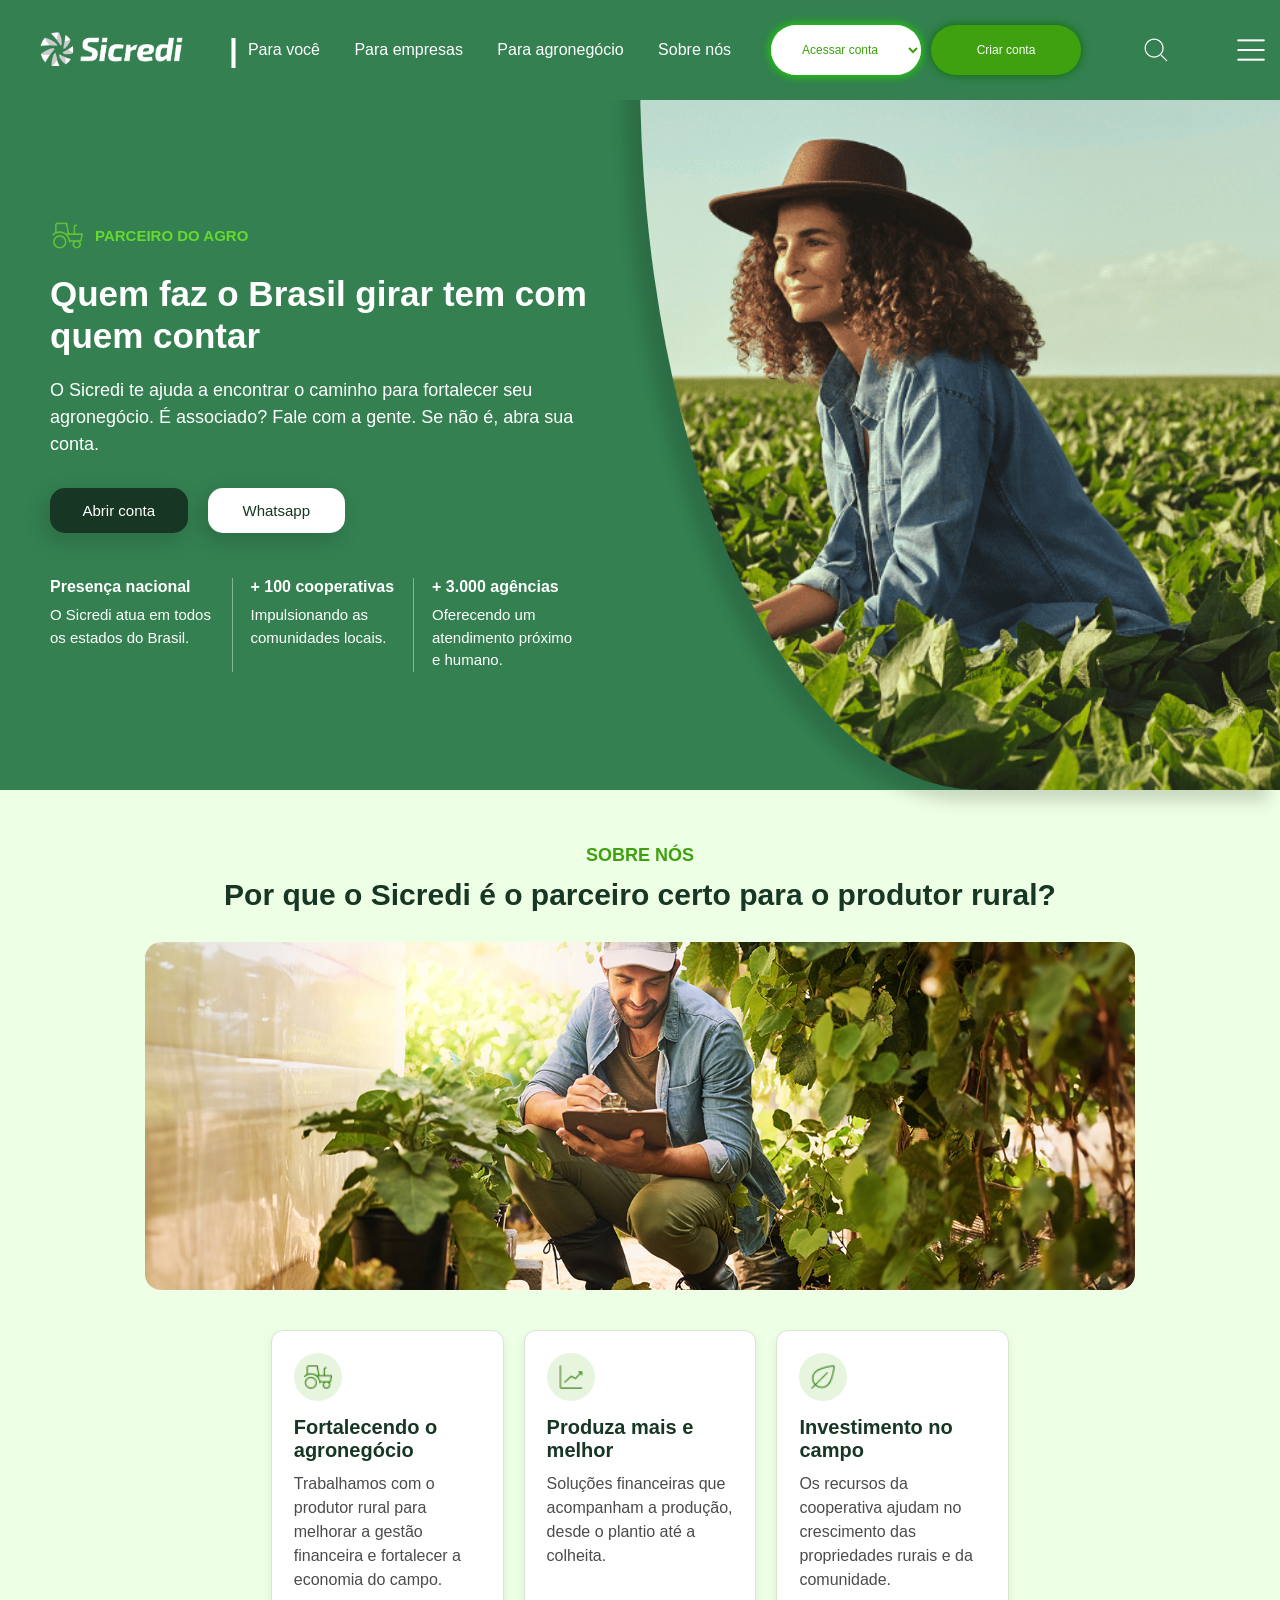
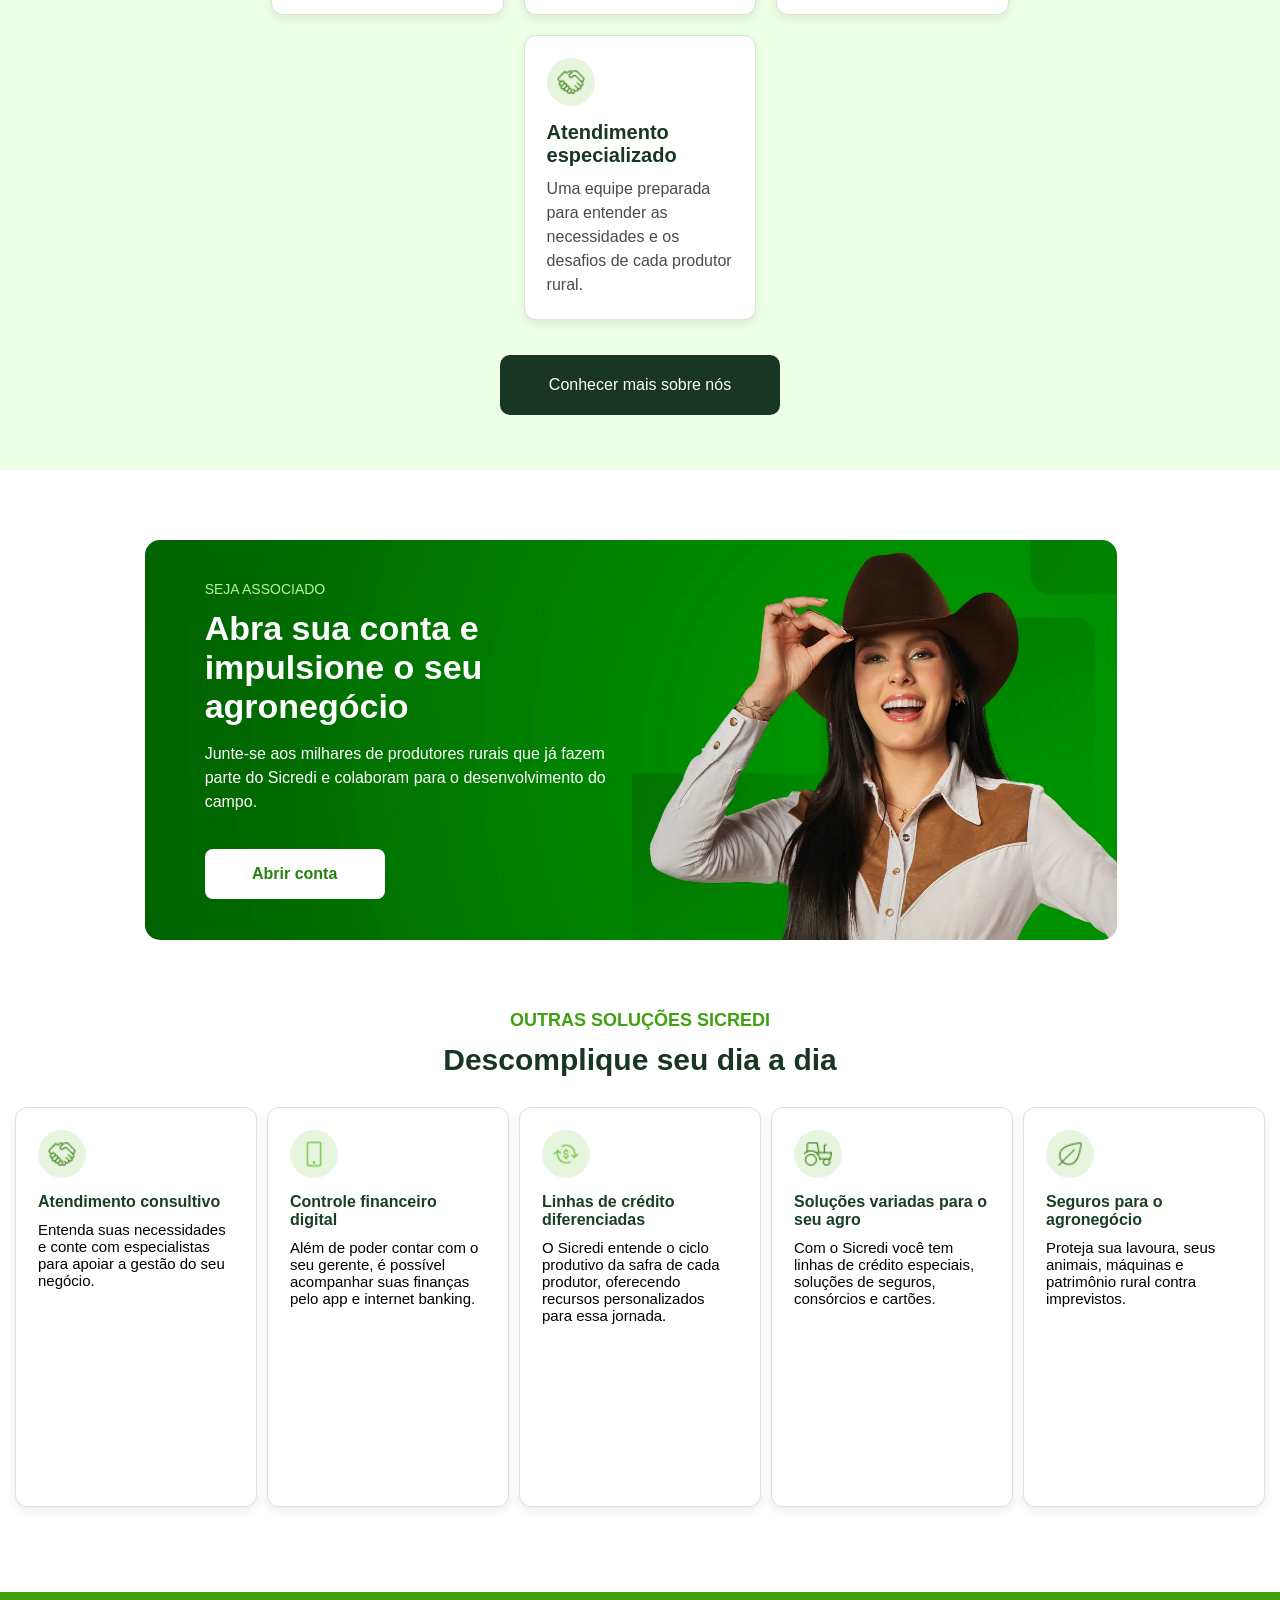
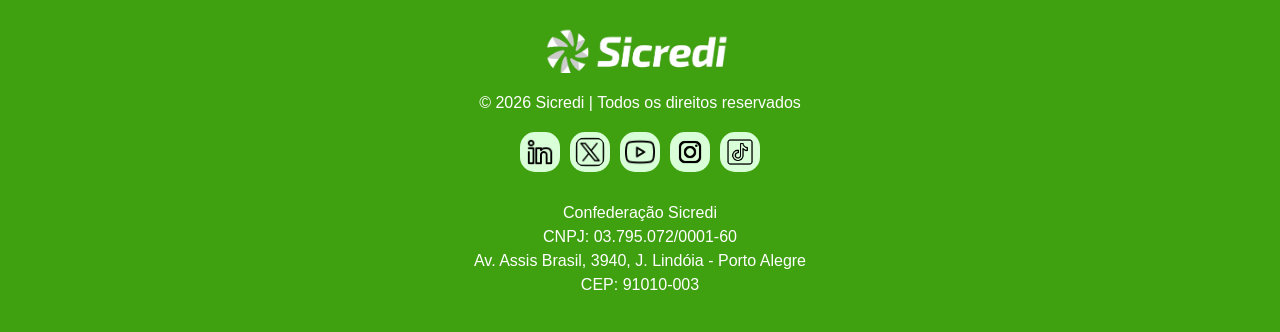
<file: agronegocio.html>
<!DOCTYPE html>
<html lang="pt-br">

<head>
    <meta charset="UTF-8">
    <meta name="viewport" content="width=device-width, initial-scale=1.0">
    <link rel="shortcut icon" href="./imagens/favIcon.png" type="image/x-icon">
    <link rel="stylesheet" href="agronegocio.css">
    <title>Sicredi</title>
</head>

<body>
    <main>
        <header>
            <a href="./index.html"><img src="./fotos fefa/logo.png" id="logo"></a>
            <h1>|</h1>
            <nav>

                <a href="./index.html"> Para você </a>
                <a href="./empresas.html"> Para empresas </a>
                <a href="./agronegocio.html"> Para agronegócio </a>
                <a href="./sobre.html"> Sobre nós </a>

            </nav>
            <button>

                <select>
                    <option>
                        Acessar conta
                    </option>
                    <option>
                        Pessoa fisica
                    </option>
                    <option> Pessoa jurídica </option>
                </select>
            </button>

            <button id="criar"> Criar conta </button>

            <img src="./fotos fefa/lupa-removebg-preview.png" id="lupa">
            <img src="./fotos fefa/menu icon.png" id="menu">
        </header>

        <!--banner-->

        <section id="banner">
            <div id="divtexto">
                <div id="div-caminhao">
                    <img src="im/caminhao-icone.webp" alt="" width="150px">
                    <p>Parceiro do agro</p>
                </div>

                <h2>Quem faz o Brasil girar tem com quem contar</h2>
                <p>O Sicredi te ajuda a encontrar o caminho para fortalecer seu agronegócio. É associado? Fale com
                    a gente. Se não é, abra sua conta.</p>
                <div class="botoes">
                    <button id="botao-abrirconta">Abrir conta</button>
                    <button>Whatsapp</button>
                </div>

                <div id="informacoes-banner">
                    <div id="primeira-info">
                        <h3>Presença nacional</h3>
                        <p>O Sicredi atua em todos os estados do Brasil.</p>
                    </div>

                    <div class="com-borda">
                        <h3>+ 100 cooperativas</h3>
                        <p>Impulsionando as comunidades locais.</p>
                    </div>

                    <div class="com-borda">
                        <h3>+ 3.000 agências</h3>
                        <p>Oferecendo um atendimento próximo e humano.</p>
                    </div>
                </div>
            </div>

            <div id="divimg">
                <img src="im/fazendeiro-essavai.png" alt="">
            </div>
        </section>

        <!-- Pq devem contratar o sicredi -->
        <section id="secao-sobre">
            <p id="subtitulo-sobre">SOBRE NÓS</p>
            <h2 id="titulo-sobre">Por que o Sicredi é o parceiro certo para o produtor rural?</h2>

            <div id="container-imagem-sobre">
                <img src="im/fazendeiros-sobrenos.png" alt="Produtores rurais" id="imagem-sobre">
            </div>

            <div id="sobre-nos-container">
                <article class="card-sobre">
                    <div class="icone-card">
                        <img src="im/caminhao-sobre.webp" alt="Ícone de caminhão">
                    </div>
                    <h3>Fortalecendo o agronegócio</h3>
                    <p>Trabalhamos com o produtor rural para melhorar a gestão financeira e fortalecer a economia do
                        campo.</p>
                </article>

                <article class="card-sobre">
                    <div class="icone-card">
                        <img src="im/produção-icone.webp" alt="Ícone de produção">
                    </div>
                    <h3>Produza mais e melhor</h3>
                    <p>Soluções financeiras que acompanham a produção, desde o plantio até a colheita.</p>
                </article>

                <article class="card-sobre">
                    <div class="icone-card">
                        <img src="imagens/folha-icone.webp" alt="Ícone de folha">
                    </div>
                    <h3>Investimento no campo</h3>
                    <p>Os recursos da cooperativa ajudam no crescimento das propriedades rurais e da comunidade.</p>
                </article>

                <article class="card-sobre">
                    <div class="icone-card">
                        <img src="im/mao-icone.webp" alt="Ícone de atendimento">
                    </div>
                    <h3>Atendimento especializado</h3>
                    <p>Uma equipe preparada para entender as necessidades e os desafios de cada produtor rural.</p>
                </article>
                <!--
                <article class="card-sobre">
                    <div class="icone-card">
                        <img src="im/mao-icone.webp" alt="Ícone de atendimento consultivo">
                    </div>
                    <h3>Atendimento consultivo</h3>
                    <p>Entenda suas necessidades e conte com especialistas para apoiar a gestão do seu negócio.</p>
                </article>

                <article class="card-sobre">
                    <div class="icone-card">
                        <img src="im/celular-icone.webp" alt="Ícone de controle financeiro">
                    </div>
                    <h3>Controle financeiro digital</h3>
                    <p>Além de poder contar com o seu gerente, é possível acompanhar suas finanças pelo app e internet banking.</p>
                </article>

                <article class="card-sobre">
                    <div class="icone-card">
                        <img src="imagens/folha-icone.webp" alt="Ícone de linhas de crédito">
                    </div>
                    <h3>Linhas de crédito diferenciadas</h3>
                    <p>O Sicredi entende o ciclo produtivo da safra de cada produtor, oferecendo recursos personalizados para essa jornada.</p>
                </article>

                <article class="card-sobre">
                    <div class="icone-card">
                        <img src="im/caminhao-sobre.webp" alt="Ícone de soluções para o agro">
                    </div>
                    <h3>Soluções variadas para o seu agro</h3>
                    <p>Com o Sicredi você tem linhas de crédito especiais, soluções de seguros, consórcios e cartões.</p>
                </article>
                -->
            </div>
            <a href="./sobre.html" id="botao-sobre">Conhecer mais sobre nós</a>
        </section>
        <!-- Seção para abertura de conta -->
        <section id="abra-sua-conta">
            <article>

            </article>
            <div id="conteudo-abra-conta">
                <p id="chamada-abra-conta">SEJA ASSOCIADO</p>
                <h2>Abra sua conta e impulsione o seu agronegócio</h2>
                <p id="descricao-abra-conta">Junte-se aos milhares de produtores rurais que já fazem parte do Sicredi e
                    colaboram para o desenvolvimento do campo.</p>
                <button id="botao-abra-conta" type="button">Abrir conta</button>
            </div>
        </section>
        <p id="subtitulo-sobre">OUTRAS SOLUÇÕES SICREDI</p>
        <h2 id="titulo-sobre">Descomplique seu dia a dia</h2>

        <section id="outras-solucoes">

            <article>
                <div class="icone-card">
                    <img src="im/mao-icone.webp" alt="Ícone de atendimento consultivo">
                </div>
                <h3>Atendimento consultivo</h3>
                <p>Entenda suas necessidades e conte com especialistas para apoiar a gestão do seu negócio.</p>
            </article>

            <article>
                <div class="icone-card">
                    <img src="im/celular-icone.webp" alt="Ícone de controle financeiro">
                </div>
                <h3>Controle financeiro digital</h3>
                <p>Além de poder contar com o seu gerente, é possível acompanhar suas finanças pelo app e internet
                    banking.</p>
            </article>

            <article>
                <div class="icone-card">
                    <img src="imagens/icone-linha-credito.webp" alt="Ícone de linhas de crédito">
                </div>
                <h3>Linhas de crédito diferenciadas</h3>
                <p>O Sicredi entende o ciclo produtivo da safra de cada produtor, oferecendo recursos personalizados
                    para essa jornada.</p>
            </article>

            <article>
                <div class="icone-card">
                    <img src="im/caminhao-sobre.webp" alt="Ícone de soluções para o agro">
                </div>
                <h3>Soluções variadas para o seu agro</h3>
                <p>Com o Sicredi você tem linhas de crédito especiais, soluções de seguros, consórcios e cartões.</p>
            </article>
            <article>
                <div class="icone-card">
                    <img src="imagens/folha-icone.webp" alt="Ícone de seguros para o agronegócio">
                </div>
                <h3>Seguros para o agronegócio</h3>
                <p>Proteja sua lavoura, seus animais, máquinas e patrimônio rural contra imprevistos.</p>
            </article>
        </section>

    </main>

    <footer>
        <div id="footer-img">
            <a href="./index.html"><img src="fotos fefa/logo.png" alt="Logo do Sicredi"></a>
        </div>
        <p id="direitos-autorais">© 2026 Sicredi | Todos os direitos reservados</p>

        <div id="icones-container">
            <a href="https://www.linkedin.com/company/sicredi/home/" target="_blank" rel="noopener noreferrer"><img src="imagens/social.png" alt="LinkedIn" class="icones-redesocial" id="linkedin"></a>
            <a href="https://x.com/sicredi" target="_blank" rel="noopener noreferrer"><img src="imagens/social-media.png" alt="X" class="icones-redesocial" id="X"></a>
            <a href="https://www.youtube.com/user/sicredioficial" target="_blank" rel="noopener noreferrer"><img src="imagens/youtube.png" alt="YouTube" class="icones-redesocial" id="youtube"></a>
            <a href="https://www.instagram.com/sicredi" target="_blank" rel="noopener noreferrer"><img src="imagens/icons8-instagram-96.png" alt="Instagram" class="icones-redesocial" id="insta"></a>
            <a href="https://www.tiktok.com/@sicredi" target="_blank" rel="noopener noreferrer"><img src="imagens/icons8-tiktok-50.png" alt="TikTok" class="icones-redesocial" id="tiktok"></a>
        </div>

        <div id="endereco">
            Confederação Sicredi
            <br>
            CNPJ: 03.795.072/0001-60
            <br>
            Av. Assis Brasil, 3940, J. Lindóia - Porto Alegre
            <br>
            CEP: 91010-003
        </div>

    </footer>
</body>

</html>
</file>
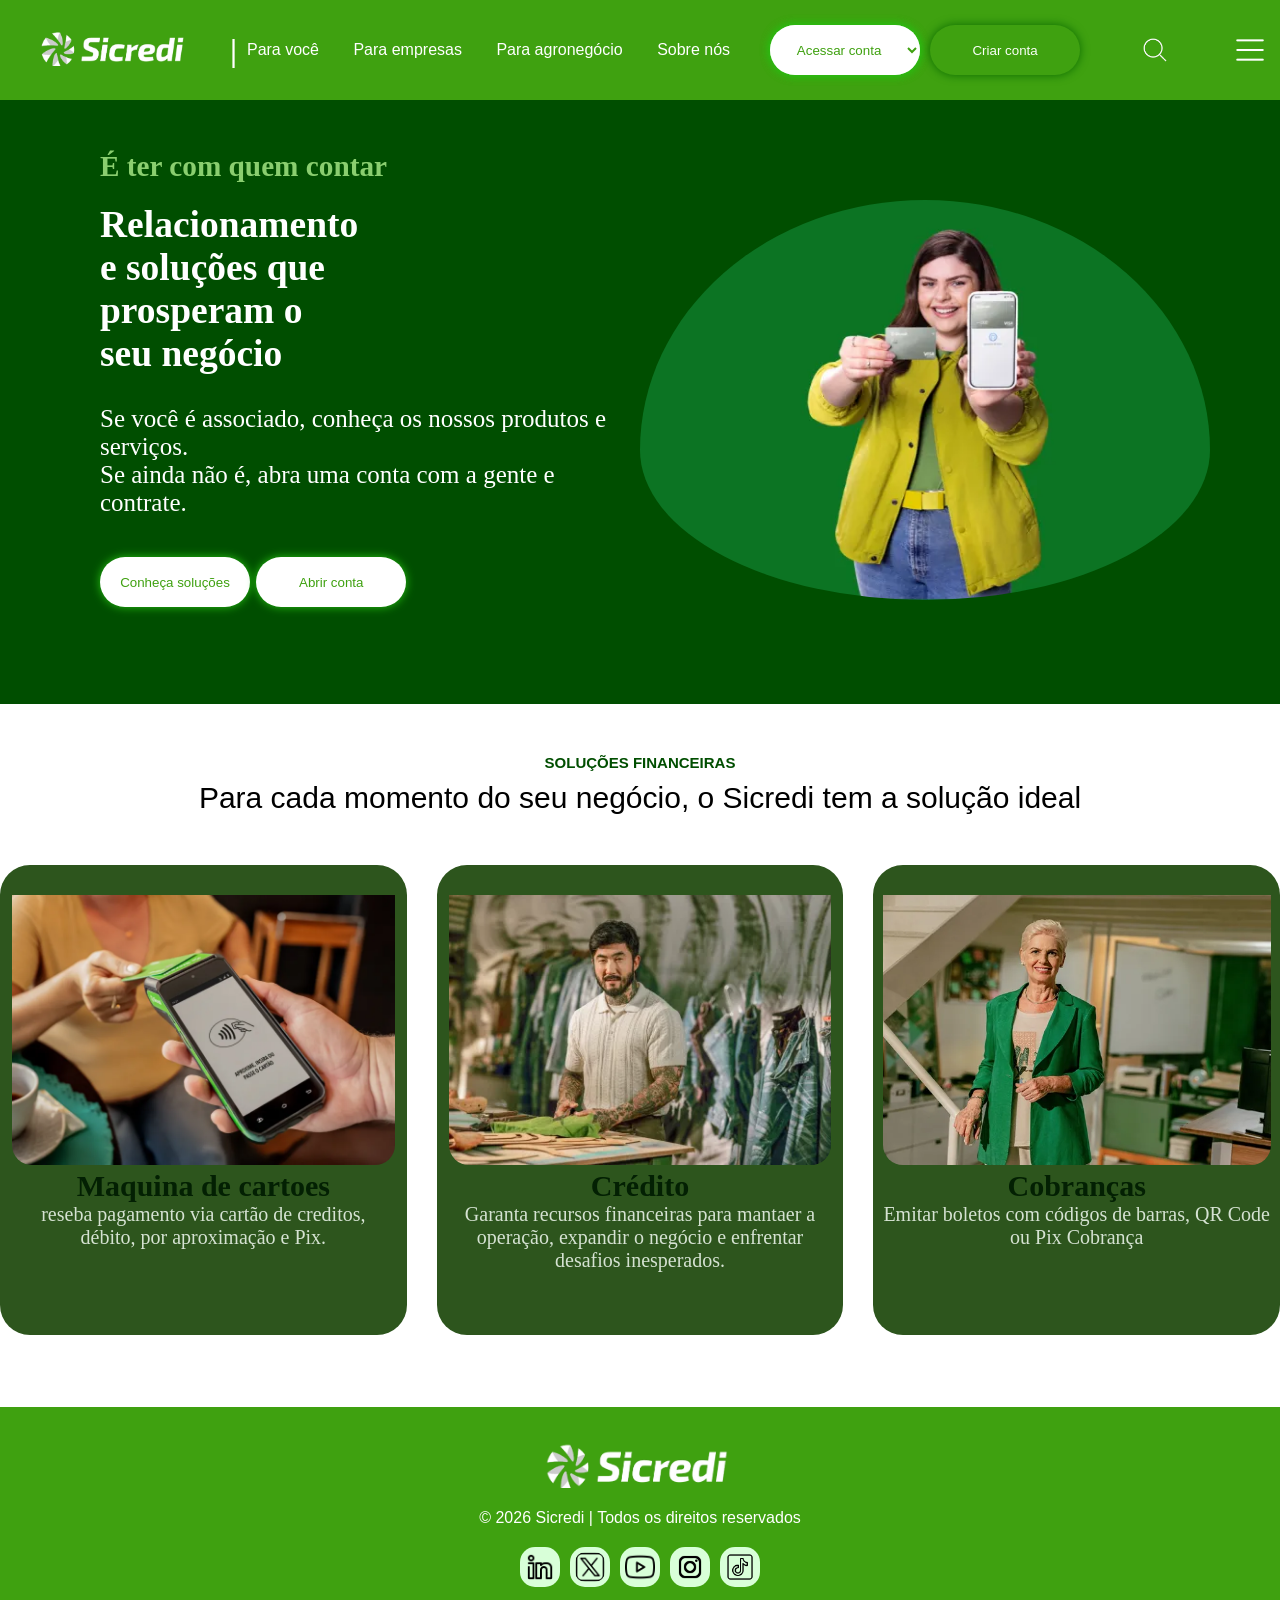
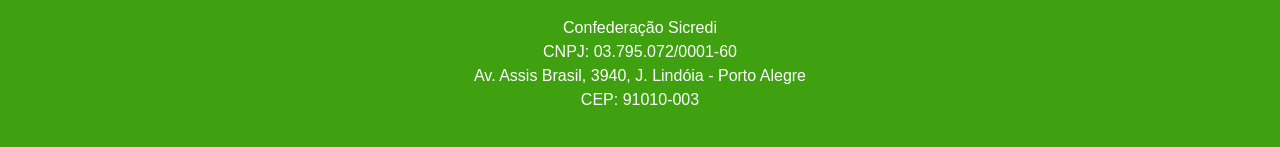
<file: empresas.html>
<!DOCTYPE html>
<html lang="pt-br">

<head>
    <meta charset="UTF-8">
    <meta name="viewport" content="width=device-width, initial-scale=1.0">
    <link rel="shortcut icon" href="./imagens/favIcon.png" type="image/x-icon">
    <link rel="stylesheet" href="empresas.css">
    <title>Sicredi</title>
</head>

<body>
    <main>
        <header>

            <a href="./index.html"><img src="./fotos fefa/logo.png" id="logo"></a>
            <h1>|</h1>
            <nav>


                <a href="./index.html"> Para você </a>
                <a href="./empresas.html"> Para empresas </a>
                <a href="./agronegocio.html"> Para agronegócio </a>
                <a href="./sobre.html"> Sobre nós </a>



            </nav>
            <button>

                <select>
                    <option>
                        Acessar conta
                    </option>
                    <option>
                        Pessoa fisica
                    </option>
                    <option> Pessoa jurídica </option>
                </select>
            </button>

            <button id="criar"> Criar conta </button>

            <img src="./fotos fefa/lupa-removebg-preview.png" id="lupa">
            <img src="./fotos fefa/menu icon.png" id="menu">
        </header>

        <section class="foto">
            <div class="paragrafo">
                <h3>É ter com quem contar</h3>
                <h1>Relacionamento
                    <br>e soluções que <br> prosperam o <br>seu negócio
                </h1>
                <p>Se você é associado, conheça os nossos produtos e serviços. <br>Se ainda não é, abra uma
                    conta com a
                    gente e contrate.</p>
                <button type="submit" class="conhese soluções">Conheça soluções</button>
                <button type="submit" class="abrir conta">Abrir conta</button>
            </div>

            <div id="padaria">
                <img src="./im/pesoa.webp" alt="foto" height="500px">
            </div>

        </section>
        <div id="container-solucoes">
            <h2 id="solucoes-titulo">SOLUÇÕES FINANCEIRAS</h2>
            <p id="solucoes-p">Para cada momento do seu negócio, o Sicredi tem a solução ideal</p>
        </div>
       
        <section class="soluçoes">

            <article class="card">
                <img src="./im/cartoes.webp" alt="cartao" height="300px">
                <h3>Maquina de cartoes</h3>
                <p class="legenda">reseba pagamento via cartão de creditos,<br>débito, por aproximação e Pix.</p>
            </article>

                <article class="card">
                <img src="./im/creditos.webp" alt="cretitod" height="300px">
                <h3>Crédito</h3>
                <p class="legenda"> Garanta recursos financeiras para mantaer a <br>operação, expandir o negócio e
                    enfrentar <br>desafios inesperados.</p>
                </article>

                    <article class="card">
                <img src="./im/cobrança.webp" alt="cobra" height="300px">
                <h3>Cobranças</h3>
                <p class="legenda">Emitar boletos com códigos de barras, QR Code ou Pix Cobrança</p>
            
            </article>
        </section>
    </main>

    <br>
    <br>
    <br>
    <br>

    <footer>
        <article>
            <div id="footer-img">
                <a href="./index.html"><img src="fotos fefa/logo.png" alt="Logo do Sicredi"></a>
            </div>
            <p id="direitos-autorais">© 2026 Sicredi | Todos os direitos reservados</p>
    
            <div id="icones-container">
                <a href="https://www.linkedin.com/company/sicredi/home/" target="_blank" rel="noopener noreferrer"><img src="imagens/social.png" alt="LinkedIn" class="icones-redesocial" id="linkedin"></a>
                <a href="https://x.com/sicredi" target="_blank" rel="noopener noreferrer"><img src="imagens/social-media.png" alt="X" class="icones-redesocial" id="X"></a>
                <a href="https://www.youtube.com/user/sicredioficial" target="_blank" rel="noopener noreferrer"><img src="imagens/youtube.png" alt="YouTube" class="icones-redesocial" id="youtube"></a>
                <a href="https://www.instagram.com/sicredi" target="_blank" rel="noopener noreferrer"><img src="imagens/icons8-instagram-96.png" alt="Instagram" class="icones-redesocial" id="insta"></a>
                <a href="https://www.tiktok.com/@sicredi" target="_blank" rel="noopener noreferrer"><img src="imagens/icons8-tiktok-50.png" alt="TikTok" class="icones-redesocial" id="tiktok"></a>
            </div>
    
            <div id="endereco">
                Confederação Sicredi
                <br>
                CNPJ: 03.795.072/0001-60
                <br>
                Av. Assis Brasil, 3940, J. Lindóia - Porto Alegre
                <br>
                CEP: 91010-003
            </div>
        </article>
        
    </footer>

</body>

</html>
</file>
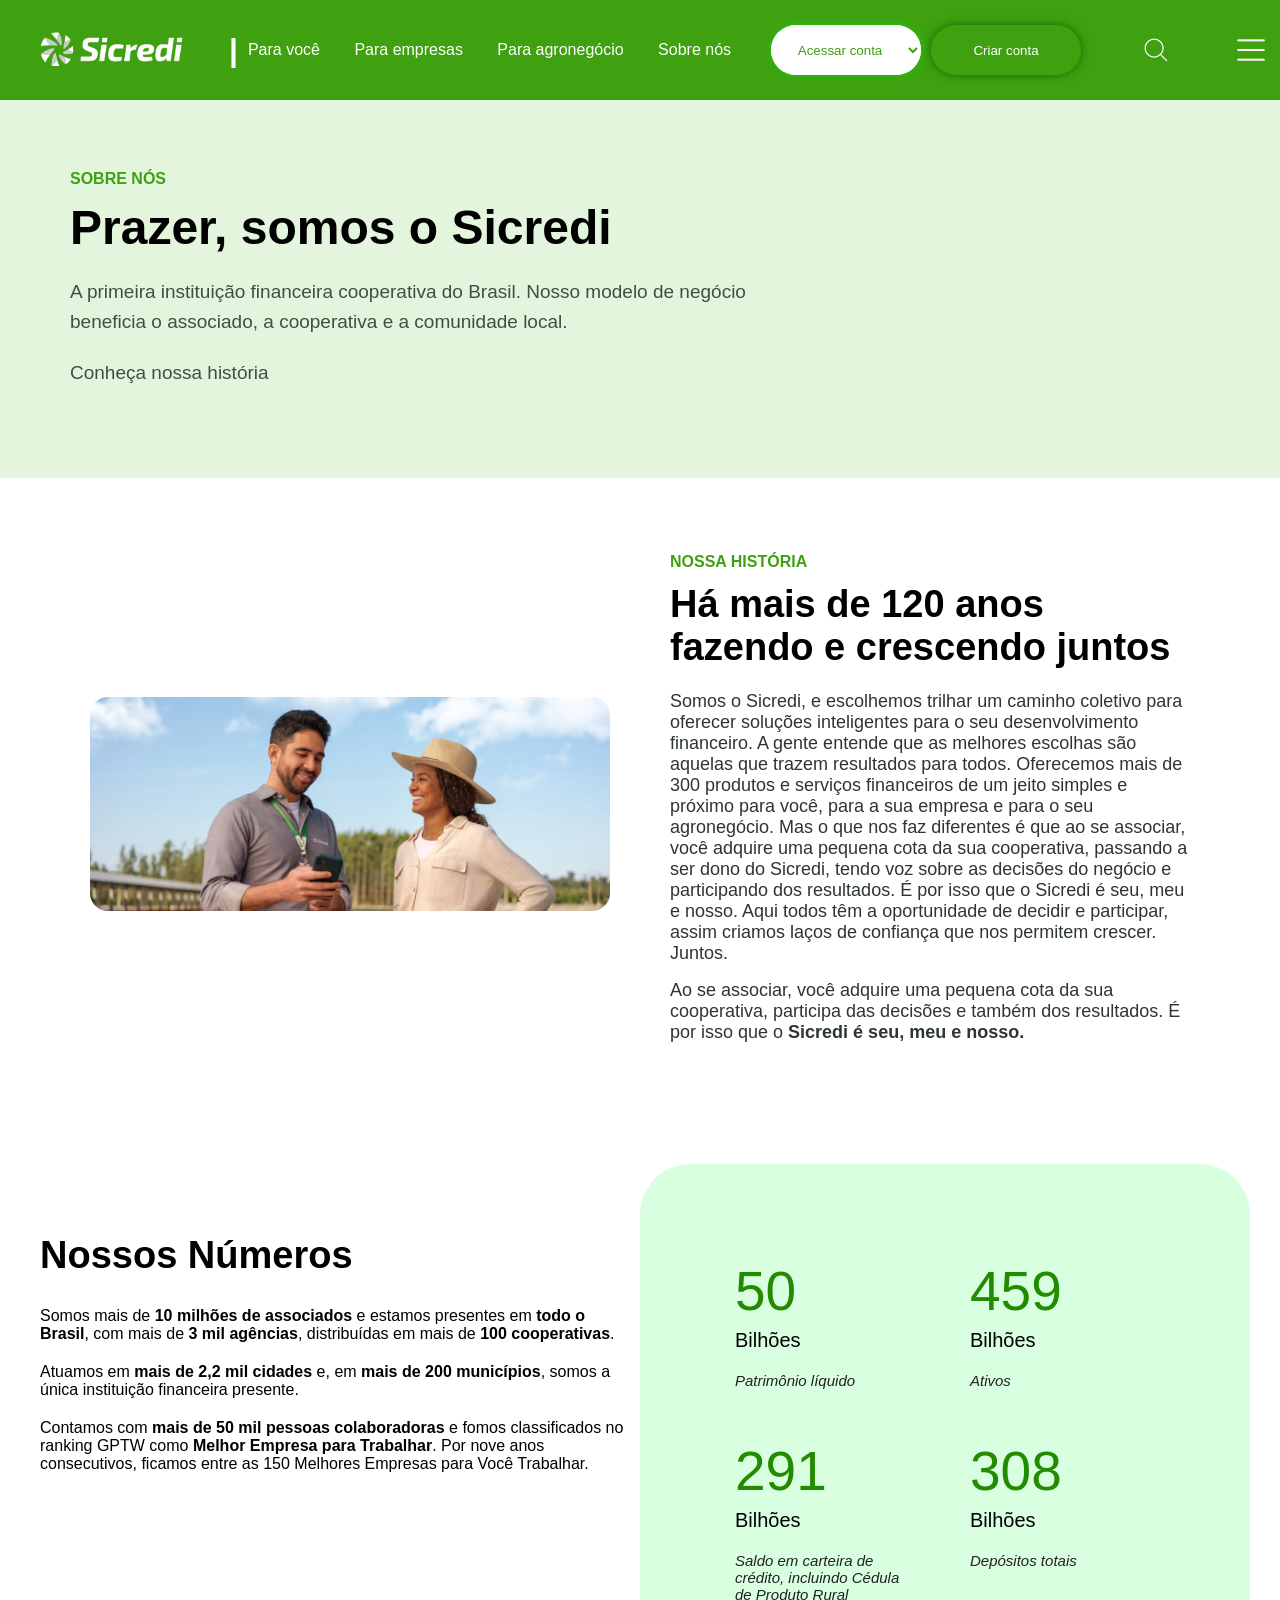
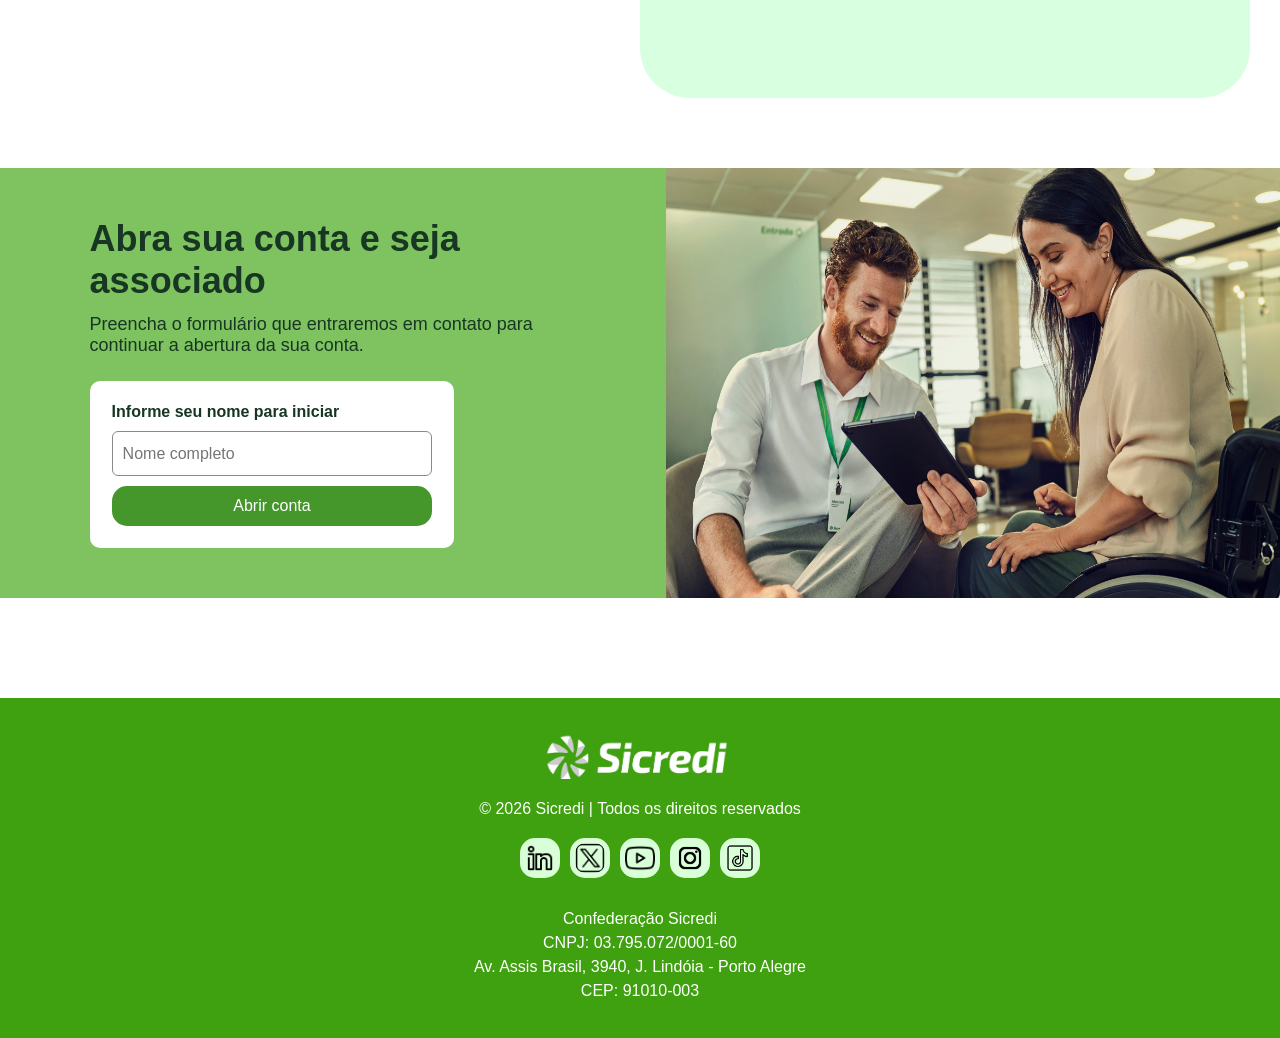
<file: sobre.html>
<!DOCTYPE html>
<html lang="pt-br">

<head>
    <meta charset="UTF-8">
    <meta name="viewport" content="width=device-width, initial-scale=1.0">
    <link rel="stylesheet" href="./sobre.css">
    <title>Sicredi</title>
    <link rel="shortcut icon" href="./imagens/favIcon.png" type="image/x-icon">
</head>

<body>
    <header>

        <a href="./index.html"><img src="./fotos fefa/logo.png" id="logo"></a>
        <h1>|</h1>
        <nav>


            <a href="./index.html"> Para você </a>
            <a href="./empresas.html"> Para empresas </a>
            <a href="./agronegocio.html"> Para agronegócio </a>
            <a href="./sobre.html"> Sobre nós </a>

        </nav>
        <button>

            <select>
                <option>
                    Acessar conta
                </option>
                <option>
                    Pessoa fisica
                </option>
                <option> Pessoa jurídica </option>
            </select>
        </button>

        <button id="criar"> Criar conta </button>

        <img src="./fotos fefa/lupa-removebg-preview.png" id="lupa">
        <img src="./fotos fefa/menu icon.png" id="menu">
    </header>
    <main>
        <!-- Coiso de apresenação -->
        <section id="apresentacao-sobre">
            <div id="texto-apresentacao">
                <p class="subtitulo">Sobre nós</p>
                <h2>Prazer, somos o Sicredi</h2>
                <p class="descricao-apresentacao">A primeira instituição financeira cooperativa do Brasil. Nosso modelo de negócio beneficia o associado, a cooperativa e a comunidade local.</p>
                <p class="descricao-apresentacao">Conheça nossa história</p>
            </div>

        </section>


        <section id="nossa-historia">
            <div id="imagem-historia">
                <img src="imagens/fazendeiros2.webp" alt="Associada conversando com um colaborador do Sicredi">
            </div>

            <div id="texto-historia">
                <p class="subtitulo">Nossa história</p>
                <h2>Há mais de 120 anos fazendo e crescendo juntos</h2>
                <p class="descricao-historia">Somos o Sicredi, e escolhemos trilhar um caminho coletivo para oferecer soluções inteligentes para o seu desenvolvimento financeiro. A gente entende que as melhores escolhas são aquelas que trazem resultados para todos. Oferecemos mais de 300 produtos e serviços financeiros de um jeito simples e próximo para você, para a sua empresa e para o seu agronegócio. Mas o que nos faz diferentes é que ao se associar, você adquire uma pequena cota da sua cooperativa, passando a ser dono do Sicredi, tendo voz sobre as decisões do negócio e participando dos resultados. É por isso que o Sicredi é seu, meu e nosso. Aqui todos têm a oportunidade de decidir e participar, assim criamos laços de confiança que nos permitem crescer. Juntos.</p>
                <p class="descricao-historia">Ao se associar, você adquire uma pequena cota da sua cooperativa, participa das decisões e também dos resultados. É por isso que o <b>Sicredi é seu, meu e nosso.</b></p>
            </div>
        </section>


        <!-- Números do Sicredi -->
        <section id="numeros-sicredi">
            <div id="conteudo-numeros">
                <h2>Nossos Números</h2>

                <p class="paragrafo-numeros">Somos mais de <strong>10 milhões de associados</strong> e estamos presentes em <strong>todo o Brasil</strong>, com mais de <strong>3 mil agências</strong>, distribuídas em mais de <strong>100 cooperativas</strong>.</p>

                <p class="paragrafo-numeros">Atuamos em <strong>mais de 2,2 mil cidades</strong> e, em <strong>mais de 200 municípios</strong>, somos a única instituição financeira presente.</p>

                <p class="paragrafo-numeros">Contamos com <strong>mais de 50 mil pessoas colaboradoras</strong> e fomos classificados no ranking GPTW como <strong>Melhor Empresa para Trabalhar</strong>. Por nove anos consecutivos, ficamos entre as 150 Melhores Empresas para Você Trabalhar.</p>

            </div>

            <div id="quadrado-numeros">
                <article class="numero-card">
                    <strong>50</strong>
                    <span>Bilhões</span>
                    <p>Patrimônio líquido</p>
                </article>

                <article class="numero-card">
                    <strong>459</strong>
                    <span>Bilhões</span>
                    <p>Ativos</p>
                </article>

                <article class="numero-card">
                    <strong>291</strong>
                    <span>Bilhões</span>
                    <p>Saldo em carteira de crédito, incluindo Cédula de Produto Rural</p>
                </article>

                <article class="numero-card">
                    <strong>308</strong>
                    <span>Bilhões</span>
                    <p>Depósitos totais</p>
                </article>
            </div>
        </section>
        
        <section id="formulário">
        <article id="Article">
            <div id="texto">
            <h1>Abra sua conta e seja associado</h1>
            <p>Preencha o formulário que entraremos em contato para continuar a abertura da sua conta.</p>
            </div>
            <form>
                <h5>Informe seu nome para iniciar</h5>
                <div id="fonte">
                    <input type="text"
                    placeholder="Nome completo">
                   
                </div>
                <button>Abrir conta</button>
            </form>
        </article>
        
        <div id="imagem">
            <img src="./imagens/foto.jpg" id="foto-form">
        </div>
        
    </section>
    </main>

    <footer>
        <div id="footer-img">
            <a href="./index.html"><img src="fotos fefa/logo.png" alt="Logo do Sicredi"></a>
        </div>
        <p id="direitos-autorais">© 2026 Sicredi | Todos os direitos reservados</p>

        <div id="icones-container">
            <a href="https://www.linkedin.com/company/sicredi/home/" target="_blank" rel="noopener noreferrer"><img src="imagens/social.png" alt="LinkedIn" class="icones-redesocial" id="linkedin"></a>
            <a href="https://x.com/sicredi" target="_blank" rel="noopener noreferrer"><img src="imagens/social-media.png" alt="X" class="icones-redesocial" id="X"></a>
            <a href="https://www.youtube.com/user/sicredioficial" target="_blank" rel="noopener noreferrer"><img src="imagens/youtube.png" alt="YouTube" class="icones-redesocial" id="youtube"></a>
            <a href="https://www.instagram.com/sicredi" target="_blank" rel="noopener noreferrer"><img src="imagens/icons8-instagram-96.png" alt="Instagram" class="icones-redesocial" id="insta"></a>
            <a href="https://www.tiktok.com/@sicredi" target="_blank" rel="noopener noreferrer"><img src="imagens/icons8-tiktok-50.png" alt="TikTok" class="icones-redesocial" id="tiktok"></a>
        </div>

        <div id="endereco">
            Confederação Sicredi
            <br>
            CNPJ: 03.795.072/0001-60
            <br>
            Av. Assis Brasil, 3940, J. Lindóia - Porto Alegre
            <br>
            CEP: 91010-003
        </div>
    </footer>

</body>

</html>
</file>
<file: agronegocio.css>
* {
    margin: 0;
    padding: 0;
    box-sizing: border-box;
}
body{
    font-family: Arial, Helvetica, sans-serif;
}
/* --------Navbar-------- */
header {
    background-color: #348051;
    width: 100%;
    height: 100px;
    display: flex;
    position: fixed;
    top: 0;
    right: 0;
    z-index: 1000;
    align-items: center;
    justify-content: center;
    gap: 10px;
}

header #logo {
    width: 150px;
    margin-left: 30px;
}

header h1 {
    color: #fff;
}

header a {
    font-family: Arial, Helvetica, sans-serif;
    margin-right: 30px;
    color: #fff;
    text-decoration: none;
}

header a:hover {
    transition: 0.9s;
    text-decoration: underline;
}

header button {
    font-family: Verdana, Geneva, Tahoma, sans-serif;
    color: #3FA110;
    background-color: #fff;
    width: 150px;
    height: 50px;
    border: none;
    border-radius: 30px;
    cursor: pointer;
    font-size: 12px;
    box-shadow: 0 0 10px rgb(38, 192, 17);
}

header button:hover {
    background-color: transparent;
    color: #fff;
    border: 2px solid rgb(221, 255, 221);
    text-decoration: underline;
    transition: 0.4s;
}

header select {
    font-family: Verdana, Geneva, Tahoma, sans-serif;
    color: #3FA110;
    background-color: #fff;
    width: 150px;
    height: 50px;
    border: none;
    border-radius: 30px;
    cursor: pointer;
    font-size: 12px;
    text-align: center;
    box-shadow: 0 0 10px rgb(38, 192, 17);
}

header select:hover {
    background-color: transparent;
    color: #fff;
    border: 2px solid rgb(221, 255, 221);
    text-decoration: underline;
    transition: 0.4s;
}

header #criar {
    color: #fafff8;
    background-color: #3FA110;
    text-align: center;
    box-shadow: 0 0 10px rgb(11, 107, 0);
}

header #criar:hover {
    background-color: #fafff8;
    color: #004e00;
}

header #lupa {
    width: 70px;
    margin-left: 30px;
    cursor: pointer;
}

header #menu {
    width: 40px;
    margin-left: 30px;
    cursor: pointer;
}

/* -----------Banner: Seção 1----------- */
#banner {
    background-color: #348051;
    width: 100%;
    height: 80vh;
    margin-top: 70px;
    display: flex;
}

#divtexto {
    color: #fff;
    width: 50%;
    height: 100%;
    padding: 60px 40px 30px 50px;
    display: flex;
    flex-direction: column;
    justify-content: center;
    text-align: start;
}

#div-caminhao {
    color: #65D930;
    margin-bottom: 20px;
    display: flex;
    align-items: center;
    gap: 10px;
}

#div-caminhao img {
    width: 35px;
}

#divtexto #div-caminhao p {
    font-size: 15px;
    font-weight: 700;
    text-transform: uppercase;
    margin-bottom: 0;
}

#divtexto h2 {
    font-size: 35px;
    line-height: 1.2;
    margin-bottom: 20px;
}

#divtexto  p {
    font-size: 18px;
    line-height: 1.5;
    margin-bottom: 30px;
}

.botoes {
    display: flex;
    gap: 20px;
}

.botoes button {
    font-family: Verdana, Geneva, Tahoma, sans-serif;
    color: #173623;
    background-color: #fff;
    width: 25%;
    height: 45px;
    padding: 10px;
    border: none;
    border-radius: 15px;
    cursor: pointer;
    font-size: 15px;
    text-align: center;
    box-shadow: -5px 7px 21px 1px rgba(0, 0, 0, 0.151);
}

#botao-abrirconta {
    background-color: #173623;
    color: #fff;
}

.botoes button:hover {
    background-color: rgb(93, 167, 58);
    color: #fff;
    border: 2px solid #fff;
    text-decoration: none;
    transform: translateY(-5px);
    transition: 0.6s;
}

#informacoes-banner {
    margin-top: 45px;
    display: flex;
}

#informacoes-banner div {
    width: 33%;
    padding: 0 18px;
}

#informacoes-banner #primeira-info {
    padding-left: 0;
}

#informacoes-banner h3 {
    font-size: 16px;
    margin-bottom: 8px;
}

#divtexto #informacoes-banner p {
    font-size: 15px;
    line-height: 1.5;
    margin-bottom: 0;
}

.com-borda {
    border-left: 1px solid #8ab49a;
}

#divimg {
    width: 50%;
    height: 100%;
}

#divimg img {
    width: 100%;
    height: 100%;
    object-fit: cover;
    object-position: right ;
    border-radius: 100% 0% 47% 53% / 0% 100% 0% 100%;
    box-shadow: -14px 10px 15px 2px rgba(0, 0, 0, 0.15);
}

/* ---------Sobre: Seção 2------------*/
#secao-sobre {
    background-color: #edffe4;
    padding: 55px 7%;
    display: flex;
    flex-direction: column;
    align-items: center;
}

#subtitulo-sobre {
    color: #3FA110;
    font-size: 18px;
    font-weight: bold;
    text-align: center;
    margin-bottom: 12px;
}

#titulo-sobre {
    color: #173623;
    font-size: 30px;
    text-align: center;
    margin-bottom: 30px;
}

#container-imagem-sobre {
    width: 100%;
    display: flex;
    justify-content: center;
    margin-bottom: 40px;
}

#imagem-sobre {
    width: 90%;
    border-radius: 16px;
}


#sobre-nos-container {
    width: 90%;
    margin-bottom: 35px;
    display: flex;
    flex-wrap: wrap;
    justify-content: center;
    align-items: stretch;
    gap: 20px;
}

.card-sobre {
    background-color: #fff;
    width: 23.5%;
    padding: 22px;
    border: 1px solid #d7e5d2;

    border-radius: 12px;
    box-shadow: 0 4px 10px rgba(0, 0, 0, 0.08);
    display: flex;
    flex-direction: column;
}

.card-sobre:hover {
    transform: translateY(-5px);
    box-shadow: 0 6px 14px rgba(23, 54, 35, 0.18);
    transition: 0.5s;
    border-left: 2px solid #348051;
    border-right: 2px solid #348051;
}

.card-sobre p{
    font-size: 1px;
}
.icone-card {
    background-color: #e7f5df;
    width: 48px;
    height: 48px;
    margin-bottom: 15px;
    border-radius: 50%;
    display: flex;
    align-items: center;
    justify-content: center;
    font-size: 24px;
}

.icone-card img {
    width: 28px;
    height: 28px;
}

.card-sobre h3 {
    color: #173623;
    font-size: 20px;
    margin-bottom: 10px;
}

.card-sobre p {
    color: #4b4b4b;
    font-size: 16px;
    line-height: 1.5;
}

#botao-sobre {
    font-size: 16px;
    font-family: Arial, Helvetica, sans-serif;
    background-color: #173623;
    color: #fff;
    width: 280px;
    padding: 19px;
    margin-top: 0;
    border: 2px solid transparent;
    border-radius: 10px;
    display: flex;
    align-items: center;
    justify-content: center;
    text-align: center;
    text-decoration: none;
}

#botao-sobre:hover {
    background-color: rgb(93, 167, 58);
    color: #fff;
    border: 2px solid #244727;
    text-decoration: none;
    transform: translateY(-5px);
    transition: 0.6s;
}

/* ---------Abra sua conta------------*/
#abra-sua-conta {
    width: 76%;
    height: 400px;
    margin: 70px 11.3%;
    background-color: #087b0b;
    background-image: url("im/abra-sua-conta.webp");
    background-size: cover;
    background-repeat: no-repeat;
    border-radius: 15px;
    color: #fff;
    display: flex;
    align-items: center;
}

#conteudo-abra-conta {
    width: 48%;
    padding-left: 60px;
}

#chamada-abra-conta {
    color: #b8f0a2;
    font-family: Arial, Helvetica, sans-serif;
    font-size: 14px;
    margin-bottom: 12px;
}

#conteudo-abra-conta h2 {
    font-size: 34px;
    font-weight: 600;
    margin-bottom: 16px;
}

#descricao-abra-conta {
    font-family: Arial, Helvetica, sans-serif;
    font-size: 16px;
    line-height: 1.5;
    margin-bottom: 35px;
}

#botao-abra-conta {
    width: 180px;
    height: 50px;
    background-color: #fff;
    color: #23830f;
    border: none;
    border-radius: 8px;
    font-size: 16px;
    font-weight: bold;
    cursor: pointer;
}

#botao-abra-conta:hover {
    transition: 0.6s;
    background-color: #97ca83;
}


/*-------Serviços---------*/
#outras-solucoes{
    padding: 0 15px 50px 15px;
    height: 50vh;
    width: 100%;
    margin-bottom: 35px;
    display: flex;
    flex-wrap: nowrap;
    justify-content: center;
    align-items: stretch;
    gap: 10px;
}

#outras-solucoes article{
    font-family: Arial, Helvetica, sans-serif;
    background-color: #fff;
    width: 20%;
    padding: 22px;
    border: 1px solid #d7e5d2;
    border-radius: 12px;
    box-shadow: 0 4px 10px rgba(0, 0, 0, 0.08);
    display: flex;
    flex-direction: column;
}
#outras-solucoes article p{
    margin-top: 10px;
    font-size: 15px;
}

#outras-solucoes article h3{
    color: #1a3f23;
    font-size: 16px;
}
#outras-solucoes article:hover{
    box-shadow: 2px 10px 29px 5px rgba(110, 255, 52, 0.3);
    transform: translateY(-5px);
    transition: 0.5s;
    border-top: 2px solid #348051;
    border-bottom: 2px solid #348051;
}
/* ----------Rodapé-------*/
footer{
    width: 100%;
    text-align: center;
    padding: 35px 20px;
    background-color: #3FA110;
    color: #ffffff;
    font-family: Arial, Helvetica, sans-serif;
    font-size: 16px;
    display: flex;
    flex-direction: column;
    align-items: center;
}

#footer-img{
    margin-bottom: 15px;
}

#footer-img img{
    width: 190px;
    height: auto;
    margin: 0;
    padding: 0;
    border-radius: 0;
    box-shadow: none;
}

footer a{
    margin: 0;
    text-decoration: none;
    color: #90bd90;
}

footer a:hover{
    transition: 0.6s;
    text-decoration: underline;
}

#direitos-autorais{
    margin: 0 0 18px 0;
    color: #ffffff;
    font-family: Arial, Helvetica, sans-serif;
    font-size: 16px;
    font-weight: normal;
    line-height: 1.4;
    text-align: center;
}

#endereco{
    margin: 25px 0 0 0;
    padding: 0;
    color: #ffffff;
    font-family: Arial, Helvetica, sans-serif;
    font-size: 16px;
    font-weight: normal;
    text-align: center;
    line-height: 1.5;
}

#icones-container{
    margin: 0;
    padding: 0;
    display: flex;
    justify-content: center;
    gap: 10px;
}
.icones-redesocial{
    height: 40px;
    margin: 0;
    background-color: #d8ffd8;
    width: 40px;
    padding: 5px;
    border-radius: 15px;
}


.icones-redesocial:hover{
    transition: 0.8s;
    transform: scale(1.05);
}

#linkedin:hover{
    background-color: #0A66C2;
}

#X:hover{
    background-color: #8f8c8c;
}

#insta:hover{
    background-color: #E1306C;
}

#youtube:hover{
    background-color: #FF0000;
}

#tiktok:hover{
    background-color: #25F4EE;
}
</file>
<file: empresas.css>
*{
    margin: 0%;
    padding: 0%;
    box-sizing: border-box;
}

header {
    background-color: #3FA110;
    width: 100%;
    height: 100px;
    display: flex;
    position: fixed;
align-items: center;
gap: 10px;
justify-content: ROW;

}


#logo {width: 150px;
    margin-left: 30px;
      
}
#lupa  {
    width: 70px;
    margin-left: 30px;
    cursor: pointer;
    margin-left: 30px;
}

    #menu {width: 40px;
        margin-left: 30px;
        cursor: pointer;}

a {
    font-family:Arial, Helvetica, sans-serif;
    margin-right: 30px;
    color: #fff;
    text-decoration: none;
    
}
a:hover {
    transition: 0.9s;
    text-decoration: underline;
}

button {
    font-family: Verdana, Geneva, Tahoma, sans-serif;
    color: #3FA110;
    height: 50px;
    border-radius: 30px ;
    border: none ;
    width: 150px;
    background-color: #fff;
    border: none;
    cursor: pointer;
    font-size: 12x;
    box-shadow: 0 0 10px rgb(38, 192, 17);
    
}

button:hover {
    background-color: transparent;
    transition: 0.4s;
    border: 2px rgb(221, 255, 221);
    color: #fff;
    text-decoration: underline;
    
}

select { font-family: Verdana, Geneva, Tahoma, sans-serif;
    color: #3FA110;
    height: 50px;
    border-radius: 30px ;
    border: none ;
    width: 150px;
    background-color: #fff;
    border: none;
    cursor: pointer;
    font-size: 12x;
    box-shadow: 0 0 10px rgb(38, 192, 17);
    text-align: center;
    }

    select:hover {background-color: transparent;
        transition: 0.4s;
        border: 2px rgb(221, 255, 221);
        color: #fff;
        text-decoration: underline;
        }

        #criar {font-family: Verdana, Geneva, Tahoma, sans-serif;
            color: #fafff8;
            height: 50px;
            border-radius: 30px ;
            border: none ;
            width: 150px;
            background-color: #3FA110;
            border: none;
            cursor: pointer;
            font-size: 12x;
            box-shadow: 0 0 10px rgb(11, 107, 0);
            text-align: center;}

            #criar:hover { background-color:#fafff8;
                transition: 0.4s;
                border: 2px rgb(221, 255, 221);
                color: #004e00;
                text-decoration: underline;}

                h1{
                    color: #fff;
                }

header {
    top: 0;
    right: 0;
    z-index: 1000;
    justify-content: center;
}

header #logo {
    width: 150px;
    margin-left: 30px;
}

header #lupa {
    width: 70px;
    margin-left: 30px;
    cursor: pointer;
}

header #menu {
    width: 40px;
    margin-left: 30px;
    cursor: pointer;
}

header a {
    font-family: Arial, Helvetica, sans-serif;
    margin-right: 30px;
    color: #fff;
    text-decoration: none;
}

header a:hover {
    transition: 0.9s;
    text-decoration: underline;
}

header button {
    font-family: Verdana, Geneva, Tahoma, sans-serif;
    color: #3FA110;
    height: 50px;
    border-radius: 30px;
    border: none;
    width: 150px;
    background-color: #fff;
    cursor: pointer;
    font-size: 12x;
    box-shadow: 0 0 10px rgb(38, 192, 17);
}

header button:hover {
    background-color: transparent;
    transition: 0.4s;
    border: 2px rgb(221, 255, 221);
    color: #fff;
    text-decoration: underline;
}

header select {
    font-family: Verdana, Geneva, Tahoma, sans-serif;
    color: #3FA110;
    height: 50px;
    border-radius: 30px;
    border: none;
    width: 150px;
    background-color: #fff;
    cursor: pointer;
    font-size: 12x;
    box-shadow: 0 0 10px rgb(38, 192, 17);
    text-align: center;
}

header select:hover {
    background-color: transparent;
    transition: 0.4s;
    border: 2px rgb(221, 255, 221);
    color: #fff;
    text-decoration: underline;
}

header #criar {
    font-family: Verdana, Geneva, Tahoma, sans-serif;
    color: #fafff8;
    height: 50px;
    border-radius: 30px;
    border: none;
    width: 150px;
    background-color: #3FA110;
    cursor: pointer;
    font-size: 12x;
    box-shadow: 0 0 10px rgb(11, 107, 0);
    text-align: center;
}

header #criar:hover {
    background-color: #fafff8;
    transition: 0.4s;
    border: 2px rgb(221, 255, 221);
    color: #004e00;
    text-decoration: underline;
}

header h1 {
    color: #fff;
}


.foto div{
    background-color: #004e00;
   
}

.paragrafo{
    font-size: 25px;
    width: 50%;
    padding-left: 100px;
    padding-top: 150px;
    
    
}

#padaria{

    width: 50%;
    padding-top: 200px;


}

#padaria img{
    
    padding-block-end: 100px;
    border-radius: 100%; 


}


.foto{
    display: flex;
}

.paragrafo h3{
    color: #8ace6f;
    padding-bottom:20px ;

}

.paragrafo p{
    color: #fff;
    padding-bottom:40px;

}

.paragrafo h1{
    padding-bottom:30px ;
}

.soluçoes{
    justify-content: center;
    gap: 30px;
    display: flex;
    text-align: center;

}

#container-solucoes{
    margin-top: 50px;
    font-family: Arial, Helvetica, sans-serif;
}
#solucoes-titulo{
    font-size: 15px;
    color: #004e00;
    text-align: center;
}

#solucoes-p{
    margin-top: 10px;
    text-align: center  ;
    margin-bottom: 50px;
    font-size: 30px;
}
.card{
    text-align: center;
        width: 800px;
        height: 470px;
        background-color:#2d551d;
       
        display: inline-block;
        color: rgb(213, 226, 210);
        border-radius: 30px; 
}
.card:hover{
    border: #99f56e solid 3px;
    transition: 0.8s;
    transform: translateY(-15px);
    box-shadow: 4px 6px 14px 1px rgba(0, 0, 0, 0.45);
-webkit-box-shadow: 4px 6px 14px 1px rgba(0, 0, 0, 0.45);
}
.card img{
    border-radius: 20px;
    padding-top: 30px;
}

.soluçoes p{
    font-size: 20px;
}

.soluçoes h3{
    font-size: 30px;
    color: #032003;
}

/* Rodapé */
footer {
    width: 100%;
    text-align: center;
    padding: 35px 20px;
    background-color: #3FA110;
    color: #ffffff;
    font-family: Arial, Helvetica, sans-serif;
    font-size: 16px;
    display: flex;
    flex-direction: column;
    align-items: center;
}

#footer-img {
    margin-bottom: 15px;
}

#footer-img img {
    width: 190px;
    height: auto;
    margin: 0;
    padding: 0;
    border-radius: 0;
    box-shadow: none;
}

footer a {
    margin: 0;
    text-decoration: none;
    color: #90bd90;
}

footer a:hover {
    transition: 0.6s;
    text-decoration: underline;
}

#direitos-autorais {
    margin: 0 0 18px 0;
    color: #ffffff;
    font-family: Arial, Helvetica, sans-serif;
    font-size: 16px;
    font-weight: normal;
    line-height: 1.4;
    text-align: center;
}

#endereco {
    margin: 25px 0 0 0;
    padding: 0;
    color: #ffffff;
    font-family: Arial, Helvetica, sans-serif;
    font-size: 16px;
    font-weight: normal;
    text-align: center;
    line-height: 1.5;
}

#icones-container {
    margin: 0;
    padding: 0;
    display: flex;
    justify-content: center;
    gap: 10px;
}

.icones-redesocial {
    height: 40px;
    margin: 0;
    background-color: #d8ffd8;
    width: 40px;
    padding: 5px;
    border-radius: 15px;
}

.icones-redesocial:hover {
    transition: 0.8s;
    transform: scale(1.05);
}

#linkedin:hover {
    background-color: #0A66C2;
}

#X:hover {
    background-color: #8f8c8c;
}

#insta:hover {
    background-color: #E1306C;
}

#youtube:hover {
    background-color: #FF0000;
}

#tiktok:hover {
    background-color: #25F4EE;
}
</file>
<file: sobre.css>
* {
    margin: 0;
    padding: 0;
    box-sizing: border-box;
}

body {
    font-family: Arial, Helvetica, sans-serif;
}

header {
    background-color: #3FA110;
    width: 100%;
    height: 100px;
    display: flex;
    position: fixed;
    top: 0;
    right: 0;
    z-index: 1000;
    align-items: center;
    justify-content: center;
    gap: 10px;
}

header #logo {
    width: 150px;
    margin-left: 30px;
}

header h1 {
    color: #fff;
}

header a {
    color: #fff;
    margin-right: 30px;
    text-decoration: none;
}

header a:hover {
    text-decoration: underline;
}

header button {
    color: #3FA110;
    background-color: #fff;
    width: 150px;
    height: 50px;
    border: none;
    border-radius: 30px;
    cursor: pointer;
    box-shadow: 0 0 10px rgb(38, 192, 17);
}

header select {
    color: #3FA110;
    background-color: #fff;
    width: 150px;
    height: 50px;
    border: none;
    border-radius: 30px;
    cursor: pointer;
    text-align: center;
}

header #criar {
    color: #fff;
    background-color: #3FA110;
    box-shadow: 0 0 10px rgb(11, 107, 0);
}

header #lupa {
    width: 70px;
    margin-left: 30px;
    cursor: pointer;
}

header #menu {
    width: 40px;
    margin-left: 30px;
    cursor: pointer;
}

main {
    padding-top: 100px;
}

/* ---banner */
#apresentacao-sobre {
    background-color: #e4f5dd;
    padding: 70px;
}

#texto-apresentacao {
    width: 65%;
}

.subtitulo {
    color: #3FA110;
    font-size: 16px;
    font-weight: bold;
    text-transform: uppercase;
    margin-bottom: 12px;
}

#texto-apresentacao h2 {
    font-size: 48px;
    margin-bottom: 22px;
}

.descricao-apresentacao {
    color: #385343;
    font-size: 19px;
    line-height: 1.6;
    margin-bottom: 20px;
}

/* ----História--- */
#nossa-historia {
    padding: 75px 7%;
    display: flex;
    align-items: center;
    gap: 60px;
}

#imagem-historia {
    width: 50%;
}

#texto-historia {
    width: 50%;
    
}

#imagem-historia img {
    width: 100%;
    border-radius: 18px;
}

#texto-historia h2 {
    font-size: 38px;
    margin-bottom: 22px;
}

.descricao-historia {
    color: #2e3631;
    font-size: 18px;
    margin-bottom: 16px;
    font-family: Arial, Helvetica, sans-serif;
}

/* ----Números do Sicredi--- */
#numeros-sicredi {
    display: flex;
    padding: 30px;
}

#conteudo-numeros {
    width: 50%;
    padding: 70px 10px;
}

#conteudo-numeros h2 {
    font-size: 38px;
    margin-bottom: 30px;
}

.paragrafo-numeros {
    font-size: 16px;
    margin-bottom: 20px;
    font-family: Arial, Helvetica, sans-serif;
}


#quadrado-numeros {
    background-color: #d9ffe1;
    width: 50%;
    padding: 70px;
    display: flex;
    flex-wrap: wrap;
    border-radius: 50px;
}

.numero-card {
    width: 50%;
    padding: 25px;
    
}

.numero-card strong {
    color: #238b00;
    font-size: 55px;
    font-weight: normal;
}

.numero-card span {
    color: #000;
    display: block;
    font-size: 20px;
    margin: 6px 0 20px;
    font-family: 'Gill Sans', 'Gill Sans MT', Calibri, 'Trebuchet MS', sans-serif;
}

.numero-card p {
    color: #222;
    font-size: 15px;
    font-style: italic;
    font-family:Arial, Helvetica, sans-serif;
}
h1{
    font-family: 'Gill Sans', 'Gill Sans MT', Calibri, 'Trebuchet MS', sans-serif;
}

#formulário{
    margin-top: 40px;
    width: 100%;
    padding: 0;
    display: flex;
    justify-content: space-between;
    gap: 0;
    background-color: #7fc260;
}
form button{
    color: white;
    border: none;
    border-radius: 15px;
    background-color: #46972b;
    font-size: 16px;
    height: 40px;
}

form button:hover{
    border: rgb(62, 104, 42) solid 2px;
    transition: 0.7s;
    color: #000;
    background-color: #7fc260;
}
#Article{
    width: 52%;
    padding: 50px 7%;
    display: flex;
    flex-direction: column;
    justify-content: center;
}

#texto h1{
    color: #173623;
    font-size: 36px;
    margin-bottom: 12px;
}

#texto p{
    color: #173623;
    font-family: Arial, Helvetica, sans-serif;
    font-size: 18px;
}

#imagem {
    width: 48%;
    margin: 0;
    padding: 0;
    display: flex;
}

#foto-form{
    width: 100%;
    height: auto;
    margin: 0;
    padding: 0;
    border-radius: 0;
}

form{
    background-color: #ffffff;
    width: 75%;
    height: auto;
    margin-top: 25px;
    padding: 22px;
    border-radius: 10px;
    display: flex;
    flex-direction: column;
    gap: 10px;
}

form h5{
    color: #173623;
    font-family: Arial, Helvetica, sans-serif;
    font-size: 16px;
}

#fonte{
    width: 100%;
    display: flex;
}

#fonte input{
    width: 100%;
    height: 45px;
    padding: 10px;
    border: 1px solid #8a8a8a;
    border-radius: 6px;
    font-size: 16px;
}

/* Rodapé */
footer {
    margin-top: 100px;
    width: 100%;
    text-align: center;
    padding: 35px 20px;
    background-color: #3FA110;
    color: #ffffff;
    font-family: Arial, Helvetica, sans-serif;
    font-size: 16px;
    display: flex;
    flex-direction: column;
    align-items: center;
}

#footer-img {
    margin-bottom: 15px;
}

#footer-img img {
    width: 190px;
    height: auto;
    margin: 0;
    padding: 0;
    border-radius: 0;
    box-shadow: none;
}

footer a {
    margin: 0;
    text-decoration: none;
    color: #90bd90;
}

footer a:hover {
    transition: 0.6s;
    text-decoration: underline;
}

#direitos-autorais {
    margin: 0 0 18px 0;
    color: #ffffff;
    font-family: Arial, Helvetica, sans-serif;
    font-size: 16px;
    font-weight: normal;
    line-height: 1.4;
    text-align: center;
}

#endereco {
    margin: 25px 0 0 0;
    padding: 0;
    color: #ffffff;
    font-family: Arial, Helvetica, sans-serif;
    font-size: 16px;
    font-weight: normal;
    text-align: center;
    line-height: 1.5;
}

#icones-container {
    margin: 0;
    padding: 0;
    display: flex;
    justify-content: center;
    gap: 10px;
}

.icones-redesocial {
    height: 40px;
    margin: 0;
    background-color: #d8ffd8;
    width: 40px;
    padding: 5px;
    border-radius: 15px;
}

.icones-redesocial:hover {
    transition: 0.8s;
    transform: scale(1.05);
}

#linkedin:hover {
    background-color: #0A66C2;
}

#X:hover {
    background-color: #8f8c8c;
}

#insta:hover {
    background-color: #E1306C;
}

#youtube:hover {
    background-color: #FF0000;
}

#tiktok:hover {
    background-color: #25F4EE;
}
</file>
